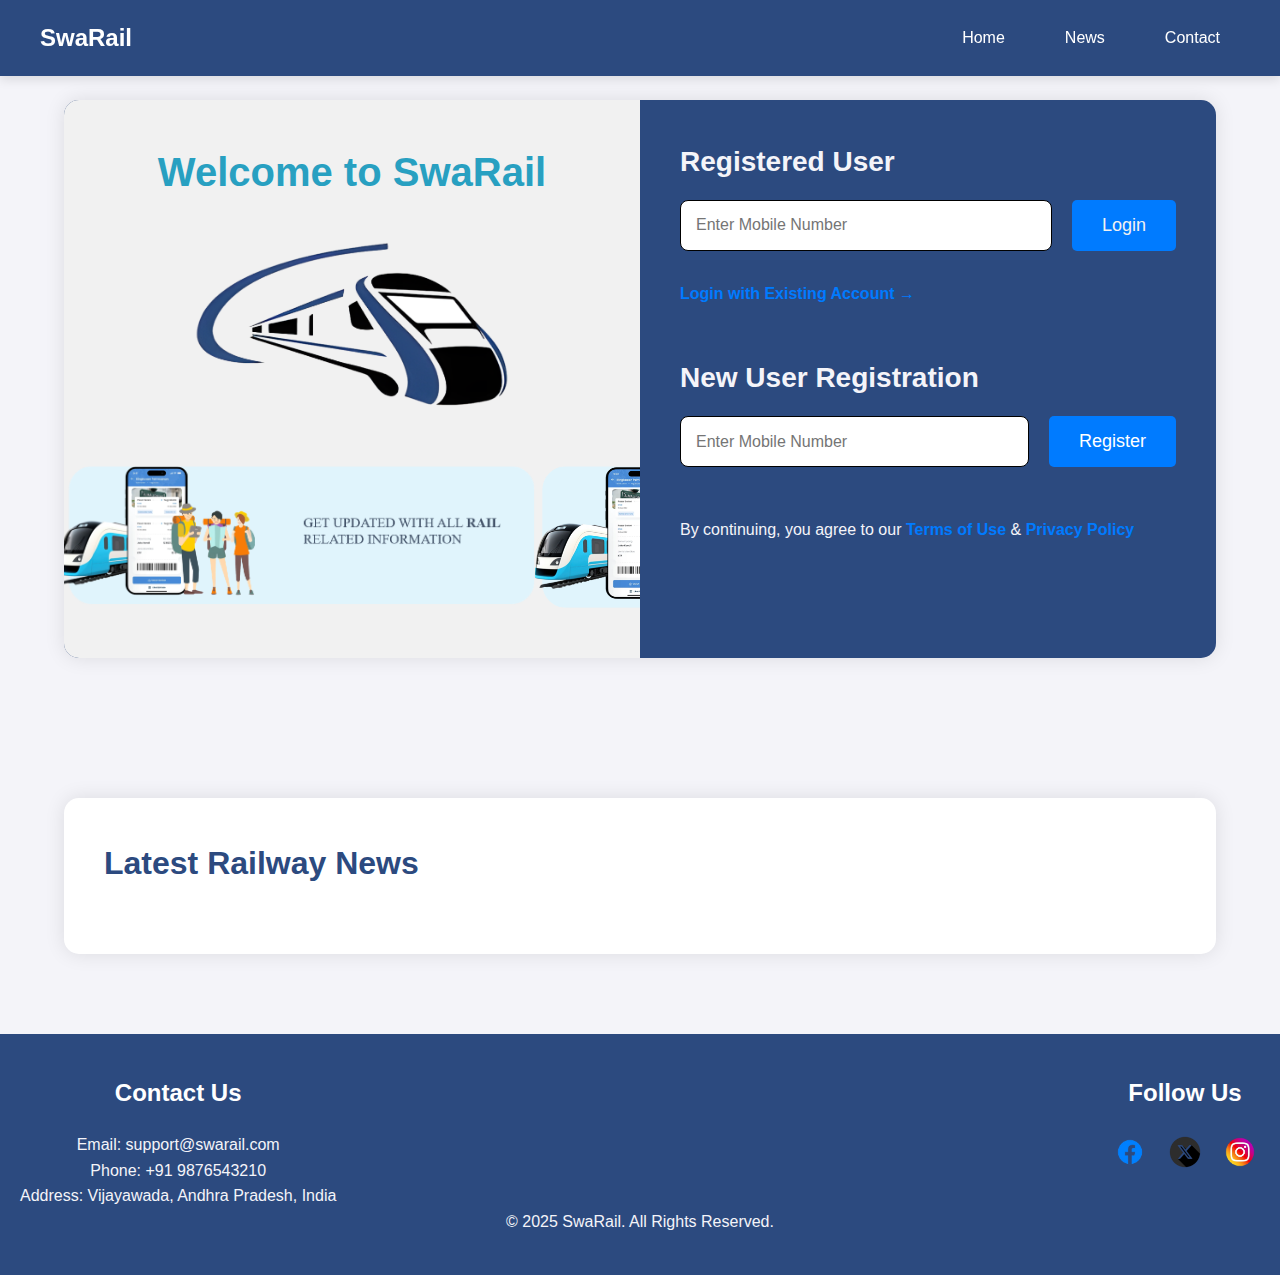
<file: index.html>
<!DOCTYPE html>
<html lang="en">
<head>
    <meta charset="UTF-8">
    <meta name="viewport" content="width=device-width, initial-scale=1.0">
    <title>SwaRail - Desktop</title>
    <link rel="stylesheet" href="./Assets/styles.css">
    <link rel="icon" type="image/x-icon" href="./Assets/favicon.ico">
    <style>
        .container {
            display: flex;
            width: 90%;
            max-width: 1300px;
            background: #2c4a7f;
            border-radius: 15px;
            box-shadow: 0 0 20px rgba(0, 0, 0, 0.1);
            overflow: hidden;  
            margin: 100px auto;  
        }
        .left-panel {
            flex: 1;
            padding: 40px;
            background: #f1f1f1;
            box-sizing: border-box;
            position: relative;
            overflow: hidden;  
        }
        .slider {
            position: relative;
            width: 100%;
            height: 138px;
            overflow: hidden;
            margin-top: 20px;
        }
        .slides {
            display: flex;
            width: 300%;
            transition: transform 0.5s ease;
        }
        .slides img {
            width: 100%;
            height: auto;
            object-fit: cover;  
        }
        .right-panel {
            flex: 1;
            padding: 40px;
            box-sizing: border-box;
        }
        .news-card {
            display: flex;
            gap: 20px;
            border: 1px solid #ddd;
            border-radius: 8px;
            margin-bottom: 15px;
            overflow: hidden;
            box-shadow: 0 4px 8px rgba(0,0,0,0.1);
        }
        .news-card img {
            width: 150px;
            height: auto;
            object-fit: cover;
        }
        .news-content {
            padding: 15px;
        }
    </style>
</head>
<body>

<div class="navbar">
    <div class="logo">SwaRail</div>
    <div class="nav-links">
        <a href="#">Home</a>
        <a href="#news-section">News</a>
        <a href="#contact">Contact</a>
    </div>
</div>

<div class="container">

    <!-- Left panel -->
    <div class="left-panel">
        <h1>Welcome to SwaRail</h1>
        <img src="./Assets/AppLogo.png" alt="SwaRail Logo">
        <div class="slider">
            <div class="slides">
                <img src="./Assets/Banner_1.png" alt="Slide 1">
                <img src="./Assets/Banner_2.png" alt="Slide 2">
                <img src="./Assets/Banner_3.png" alt="Slide 3">
            </div>
        </div>
    </div>

    <!-- Right panel -->
    <div class="right-panel">
        <div class="section">
            <h2>Registered User</h2>
            <div class="form-group">
                <input type="text" id="mobile-number" placeholder="Enter Mobile Number" autocomplete="off" 
                    oninput="validateMobile('mobile-number')" maxlength="10">
                <button class="btn">
                    <a href="./registered.html" style="text-decoration: none; color: #f1f1f1;">Login</a>
                </button>
            </div>
            <a href="./registered.html" class="link">Login with Existing Account →</a>
        </div>
        
        <div class="section">
            <h2>New User Registration</h2>
            <div class="form-group">
                <input type="text" id="reg-mob" placeholder="Enter Mobile Number" autocomplete="off" 
                    oninput="validateMobile('reg-mob')" maxlength="10">
                <button class="btn" onclick="saveReg()">Register</button>
            </div>
        </div>
        <p>By continuing, you agree to our <a href="#" class="link">Terms of Use</a> & <a href="#" class="link">Privacy Policy</a></p>
    </div>
</div>

<!-- News Section -->
<div class="news-section" id="news-section">
    <h2>Latest Railway News</h2>
    <div id="news-container"></div>
</div>

<!-- Footer -->
<footer class="footer" id="contact">
    <div class="footer-content">
        <div>
            <h3>Contact Us</h3>
            <p>Email: support@swarail.com</p>
            <p>Phone: +91 9876543210</p>
            <p>Address: Vijayawada, Andhra Pradesh, India</p>
        </div>
        <div>
            <h3>Follow Us</h3>
            <div class="social-icons">
                <a href="#"><img src="./Assets/facebook.png" alt="Facebook"></a>
                <a href="#"><img src="./Assets/twitter.png" id="twitter" alt="Twitter"></a>
                <a href="#"><img src="./Assets/instagram.png" alt="Instagram"></a>
            </div>
        </div>
    </div>
    <p>&copy; 2025 SwaRail. All Rights Reserved.</p>
</footer>

</body>

<script>
    // ✅ Mobile number validation
    function validateMobile(id) {
        const input = document.getElementById(id);
        const value = input.value.trim();
        
        // Check for 10 digits and only numeric values
        const isValid = /^\d{10}$/.test(value);

        if (value.length === 0) {
            input.setCustomValidity("Mobile number is required.");
        } else if (!isValid) {
            input.setCustomValidity("Please enter a valid 10-digit mobile number.");
        } else {
            input.setCustomValidity("");  // Clear validation message
        }
        
        input.reportValidity();
    }

    // ✅ Save mobile number for login
    function saveMobile() {
        const mobileNumber = document.getElementById("mobile-number").value;
        if (/^\d{10}$/.test(mobileNumber)) {
            localStorage.setItem("mobileNumber", mobileNumber);
        }
    }

    // ✅ Save mobile number for registration
    function saveReg() {
        const regMob = document.getElementById("reg-mob").value;

        if (!/^\d{10}$/.test(regMob)) {
            alert("Please enter a valid 10-digit mobile number.");
            return;
        }

        let storedUsers = JSON.parse(localStorage.getItem('users')) || [];

        if (!Array.isArray(storedUsers)) {
            storedUsers = [];
        }

        const existingUser = storedUsers.find(user => user.phone === regMob);

        if (existingUser) {
            alert("Existing User, Please Login!");
            return;
        }

        localStorage.setItem("reg-mob", regMob);
        window.location.href = "./signup.html";
    }
</script>

<script>
    // ✅ News fetching with error handling
    async function fetchNews() {
        const apiKey = "pub_60623c484013efef7d48f51e46589c37f9375";
        try {
            const response = await fetch(`https://newsdata.io/api/1/news?apikey=${apiKey}&q=railway%20or%20train%20or%20rail%20transport&country=in`);
            
            if (!response.ok) {
                throw new Error("Failed to fetch news.");
            }

            const data = await response.json();
            const container = document.getElementById("news-container");
            container.innerHTML = "";

            data.results.forEach(article => {
                container.innerHTML += `
                    <div class="news-card">
                        <img src="${article.image_url || './Assets/default.jpg'}" alt="News Image">
                        <div class="news-content">
                            <h3>${article.title}</h3>
                            <p>${article.description}</p>
                            <a href="${article.link}" target="_blank">Read More →</a>
                        </div>
                    </div>
                `;
            });

        } catch (error) {
            console.error("Error fetching news:", error);
        }
    }

    fetchNews();
</script>
</html>
</file>
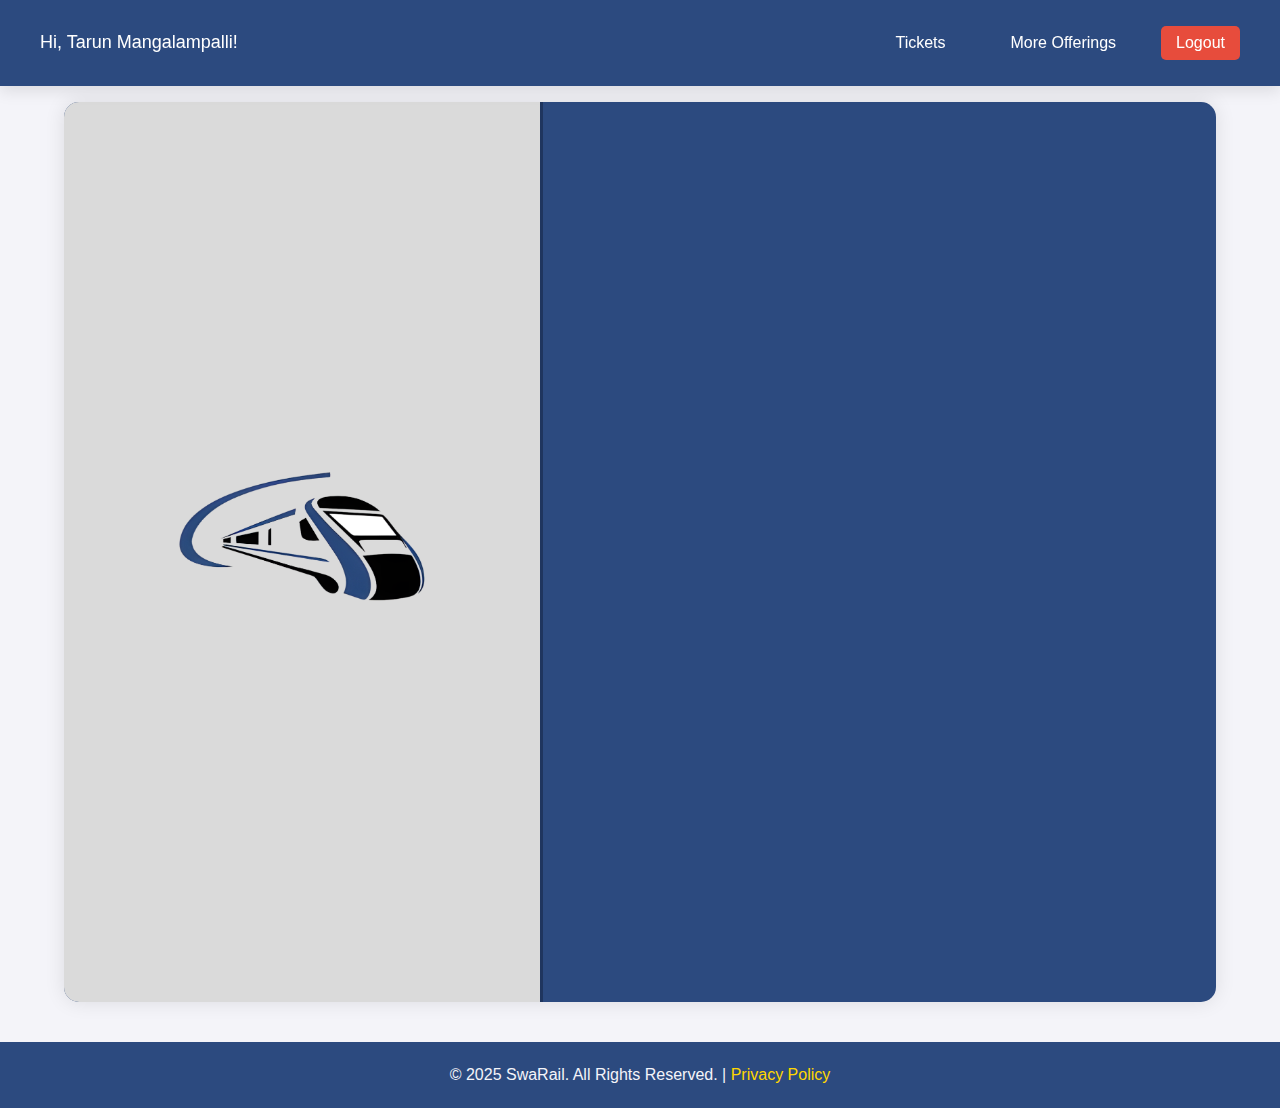
<file: main.html>
<!DOCTYPE html>
<html lang="en">
<head>
    <meta charset="UTF-8">
    <meta name="viewport" content="width=device-width, initial-scale=1.0">
    <title>SwaRail - Tickets & Offerings</title>
    <link rel="stylesheet" href="./Assets/styles.css">
    <link rel="icon" type="image/x-icon" href="./Assets/favicon.ico">
    <style>
        /* General Styling */
        body {
            font-family: 'Segoe UI', Tahoma, Geneva, Verdana, sans-serif;
            background: #f4f4f9;
            color: #333;
            margin: 0;
            padding: 0;
        }

        /* Layout */
        .container {
            display: flex;
            height: 100vh;
            margin-top: 8%;
        }

        /* Left Panel */
        .left-panel {
            width: 20%;
            background: #dadada;
            color: white;
            display: flex;
            justify-content: center;
            align-items: center;
            border-right: 3px solid #1f355e;
        }

        .left-panel img {
            max-width: 80%;
            height: auto;
        }

        /* Right Panel */
        .right-panel {
            width: 80%;
            padding: 40px;
            overflow-y: auto;
            transition: opacity 0.5s ease-in-out;
        }

        /* Navbar */
        .navbar {
            display: flex;
            justify-content: space-between;
            align-items: center;
            padding: 20px 40px;
            background: #2c4a7f;
            color: white;
            box-shadow: 0 5px 15px rgba(0, 0, 0, 0.1);
        }

        .navbar-left {
            font-size: 18px;
        }

        .navbar-right {
            display: flex;
            align-items: center;
            gap: 25px;
        }

        .navbar-right a, .logout-btn {
            text-decoration: none;
            color: white;
            font-size: 16px;
            transition: 0.3s;
            cursor: pointer;
        }

        .navbar-right a:hover, .logout-btn:hover {
            color: #ffd700;
        }

        .logout-btn {
            background: #e74c3c;
            border: none;
            padding: 8px 15px;
            border-radius: 5px;
            cursor: pointer;
            transition: 0.3s;
        }

        .logout-btn:hover {
            background: #c0392b;
        }

        /* Section Styling */
        .section {
            margin-bottom: 40px;
        }

        .section h2 {
            font-size: 28px;
            color: #2c4a7f;
        }

        .cards {
            display: flex;
            justify-content: space-between;
            gap: 20px;
            flex-wrap: wrap;
        }

        .card {
            flex: 1 1 calc(25% - 20px);
            background: #f1f1f1;
            border-radius: 12px;
            padding: 20px;
            text-align: center;
            transition: 0.3s;
            box-shadow: 0 5px 15px rgba(0, 0, 0, 0.1);
            cursor: pointer;
        }

        .card:hover {
            transform: translateY(-8px);
            background: #2c4a7f;
            color: white;
        }

        .card img {
            width: 80px;
            height: 80px;
            object-fit: cover;
            margin-bottom: 15px;
        }

        .card-title {
            font-size: 20px;
            font-weight: bold;
        }

        /* Embed Section */
        .embed-container {
            margin-top: 30px;
            width: 100%;
            height: 500px;
            border: 1px solid #ccc;
            box-shadow: 0 5px 15px rgba(0, 0, 0, 0.1);
            transition: 0.3s;
        }

        .embed-container embed {
            width: 100%;
            height: 100%;
            border-radius: 8px;
        }

        /* Footer */
        .footer {
            text-align: center;
            padding: 20px;
            background: #2c4a7f;
            color: white;
        }

        .footer a {
            color: #ffd700;
            text-decoration: none;
        }

        .footer a:hover {
            text-decoration: underline;
        }

        /* Fade-in Animation */
        .fade-in {
            opacity: 0;
        }

        .fade-in.active {
            opacity: 1;
            transition: opacity 0.5s ease-in-out;
        }

        /* Responsive Design */
        @media (max-width: 992px) {
            .cards {
                grid-template-columns: repeat(2, 1fr);
            }
        }

        @media (max-width: 600px) {
            .cards {
                grid-template-columns: 1fr;
            }
        }
    </style>
</head>
<body>

<!-- Navbar -->
<div class="navbar">
    <div class="navbar-left">
        Hi, Tarun Mangalampalli!
    </div>
    <div class="navbar-right">
        <a onclick="loadContent('tickets')">Tickets</a>
        <a onclick="loadContent('offerings')">More Offerings</a>
        <button class="logout-btn" onclick="logout()">Logout</button>
    </div>
</div>

<div class="container">

    <!-- Left Panel -->
    <div class="left-panel">
        <img src="./Assets/AppLogo.png" alt="SwaRail Logo">
    </div>

    <!-- Right Panel -->
    <div class="right-panel fade-in" id="content"></div>

</div>

<!-- Footer -->
<footer class="footer">
    <p>&copy; 2025 SwaRail. All Rights Reserved. | <a href="#">Privacy Policy</a></p>
</footer>

<script>
    const tickets = [
        { title: "Reserved", img: "./Assets/reserved.png", link: "./Embeds/Reserved.html" },
        { title: "Unreserved", img: "./Assets/unreserved.png", link: "./Embeds/Unreserved.html" },
        { title: "Platform", img: "./Assets/platform.png", link: "./Embeds/Platform.html" }
    ];

    const offerings = [
        { title: "Search Trains", img: "./Assets/search-trains.png", link: "./Embeds/TrainSearch.html" },
        { title: "PNR Status", img: "./Assets/pnr-status.png", link: "./Embeds/PNRStatus.html" },
        { title: "Coach Position", img: "./Assets/coach-position.png", link: "./Embeds/CoachPosition.html" },
        { title: "Track Your Train", img: "./Assets/track-train.png", link: "./Embeds/TrackTrain.html" },
    ];

    function loadContent(section) {
        const content = document.getElementById('content');
        content.classList.remove('active');

        setTimeout(() => {
            const data = section === 'tickets' ? tickets : offerings;
            let html = `
                <div class="section">
                    <h2>${section === 'tickets' ? 'Journey Planner' : 'More Offerings'}</h2>
                    <div class="cards">
            `;

            data.forEach(item => {
                html += `
                    <div class="card" onclick="loadEmbed('${item.link}')">
                        <img src="${item.img}" alt="${item.title}">
                        <div class="card-title">${item.title}</div>
                    </div>`;
            });

            html += `</div>
                <div class="embed-container">
                    <embed id="${section}-embed" src="" type="text/html">
                </div>
            </div>`;

            content.innerHTML = html;
            content.classList.add('active');
        }, 300);
    }

    function loadEmbed(src) {
        document.querySelector('embed').src = src;
    }

    function logout() {
        alert("Logging out...");
        window.location.href = "./index.html";
    }
</script>

</body>
</html>
</file>
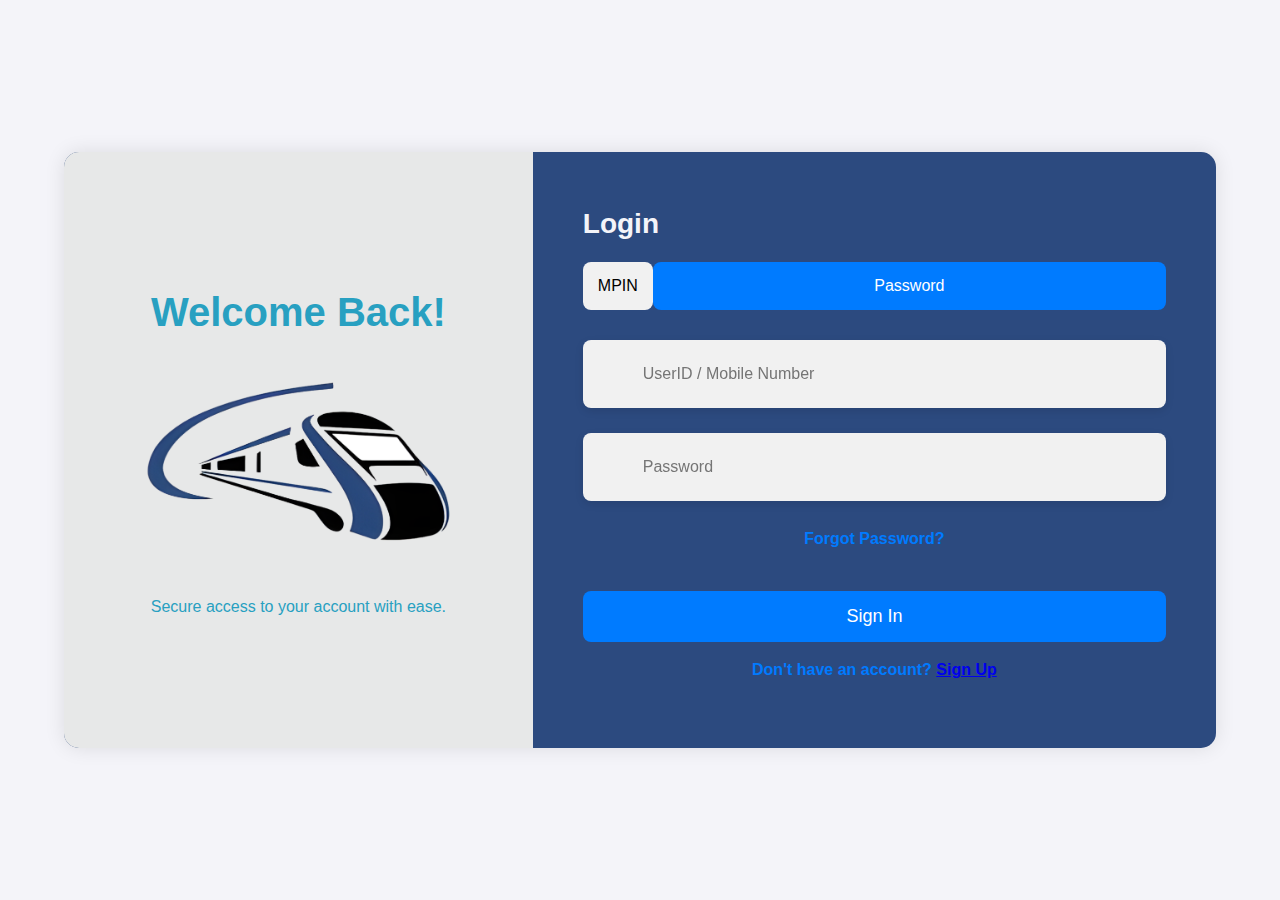
<file: password.html>
<!DOCTYPE html>
<html lang="en">
<head>
    <meta charset="UTF-8">
    <meta name="viewport" content="width=device-width, initial-scale=1.0">
    <title>Registered Users Login - Desktop</title>
    <link rel="stylesheet" href="https://cdnjs.cloudflare.com/ajax/libs/font-awesome/6.4.0/css/all.min.css" integrity="sha512-iecdLmaskl7CVkqkXNQ/ZH/XLlvWZOJyj7Yy7tcenmpD1ypASozpmFIB46ZmdtAc9eNBvH0H/ZpiBw==" crossorigin="anonymous" referrerpolicy="no-referrer" />
    <script src="https://www.google.com/recaptcha/api.js" async defer></script>
    <link rel="stylesheet" href="./Assets/styles.css">
    <link rel="icon" type="image/x-icon" href="./Assets/favicon.ico">
    <style>
        body {
            background: #f4f4f9;
            color: #333;
            display: flex;
            justify-content: center;
            align-items: center;
            min-height: 100vh;
        }
        .form-group {
            display: flex;
            align-items: center;
            background: #f1f1f1;
            padding: 15px;
            border-radius: 8px;
            margin-bottom: 25px;
            box-shadow: 0 3px 8px rgba(0, 0, 0, 0.1);
        }
        .form-group i {
            font-size: 18px;
            margin-right: 15px;
            color: #555;
        }
        .form-group input {
            width: 100%;
            border: none;
            outline: none;
            font-size: 16px;
            padding: 10px;
            background: transparent;
        }
        .btn {
            display: inline-block;
            width: 100%;
            background: #007bff;
            color: white;
            text-decoration: none;
            padding: 15px;
            font-size: 18px;
            text-align: center;
            border-radius: 8px;
            transition: 0.3s;
            border: none;
            cursor: pointer;
        }
        .btn:hover {
            background: #0056b3;
        }
        .link {
            display: block;
            margin: 15px 0;
            color: #007bff;
            text-decoration: none;
            font-weight: bold;
            text-align: center;
        }
        .link:hover {
            text-decoration: underline;
        }
        .password-toggle {
            cursor: pointer;
            margin-left: 10px;
            color: #555;
        }
        .recaptcha {
            display: flex;
            justify-content: center;
            margin: 20px;
        }
        .btn-group {
            display: flex;
            justify-content: space-between;
            margin-bottom: 30px;
        }
        .btn-group button {
            flex: 1;
            padding: 15px;
            background: #f1f1f1;
            border: none;
            font-size: 16px;
            cursor: pointer;
            transition: 0.3s;
            border-radius: 8px;
        }
        .btn-group button.active {
            background: #007bff;
            color: white;
        }
        .btn-group button:hover {
            background: #0056b3;
            color: white;
        }
        @media (max-width: 1024px) {
            .container {
                flex-direction: column;
            }
            .left-panel, .right-panel {
                padding: 40px;
            }
        }
    </style>
</head>

<body>

<div class="container">

    <!-- Left Panel -->
    <div class="left-panel">
        <h1>Welcome Back!</h1>
        <img src="./Assets/AppLogo.png" alt="SwaRail Logo">
        <p>Secure access to your account with ease.</p>
    </div>

    <!-- Right Panel -->
    <div class="right-panel">

        <h2>Login</h2>
        <div class="btn-group">
            <a href="./registered.html"><button id="mpinBtn">MPIN</button></a>
            <button id="passwordBtn" class="active">Password</button>
        </div>

        <!-- Form -->
        <form id="login-form" action="#" method="POST">

            <div class="form-group">
                <i class="fas fa-user"></i>
                <input type="text" id="mobile" placeholder="UserID / Mobile Number" 
                       oninput="validateMobile()" maxlength="10" required>
            </div>

            <div class="form-group">
                <i class="fas fa-lock"></i>
                <input id="password-field" type="password" placeholder="Password" required>
                <i class="fas fa-eye password-toggle" onclick="togglePassword()"></i>
            </div>

            <a href="#" class="link">Forgot Password?</a>

            <div class="recaptcha">
                <div class="g-recaptcha" data-sitekey="6LdsufYqAAAAAGYlvjetOLdqNoemOw3uM8-n0tjx"></div>
            </div>

            <button type="submit" class="btn">Sign In</button>
            
            <p class="link">Don't have an account? <a href="./signup.html">Sign Up</a></p>

        </form>

    </div>

</div>

<script>
    // ✅ Mobile validation (10 digits)
    function validateMobile() {
        const mobileInput = document.getElementById("mobile");
        const value = mobileInput.value.trim();
        
        if (!/^\d{10}$/.test(value)) {
            mobileInput.setCustomValidity("Please enter a valid 10-digit mobile number.");
        } else {
            mobileInput.setCustomValidity("");
        }
        mobileInput.reportValidity();
    }

    // ✅ Password visibility toggle
    function togglePassword() {
        const passwordField = document.getElementById("password-field");
        const toggleIcon = document.querySelector(".password-toggle");

        if (passwordField.type === "password") {
            passwordField.type = "text";
            toggleIcon.classList.replace("fa-eye", "fa-eye-slash");
        } else {
            passwordField.type = "password";
            toggleIcon.classList.replace("fa-eye-slash", "fa-eye");
        }
    }

    // ✅ Handle Form Submission
    document.addEventListener("DOMContentLoaded", function () {
        const form = document.getElementById("login-form");

        const mobileNumber = localStorage.getItem("mobileNumber");
        if (mobileNumber) {
            document.getElementById("mobile").value = mobileNumber;
        }

        form.addEventListener("submit", (event) => {
            event.preventDefault();

            const phone = document.getElementById("mobile").value;
            const password = document.getElementById("password-field").value;
            const recaptchaResponse = grecaptcha.getResponse();

            if (!recaptchaResponse) {
                alert("Please verify you're not a robot.");
                return;
            }

            const storedUsers = JSON.parse(localStorage.getItem("users")) || [];

            const user = storedUsers.find(user => user.phone === phone || user.userID === phone);

            if (!user) {
                alert("User not found. Please sign up.");
                return;
            }

            if (user.password === password) {
                alert("Login successful!");
                window.location.href = "./main.html";
            } else {
                alert("Invalid phone number or password.");
            }
        });
    });

</script>

</body>
</html>
</file>
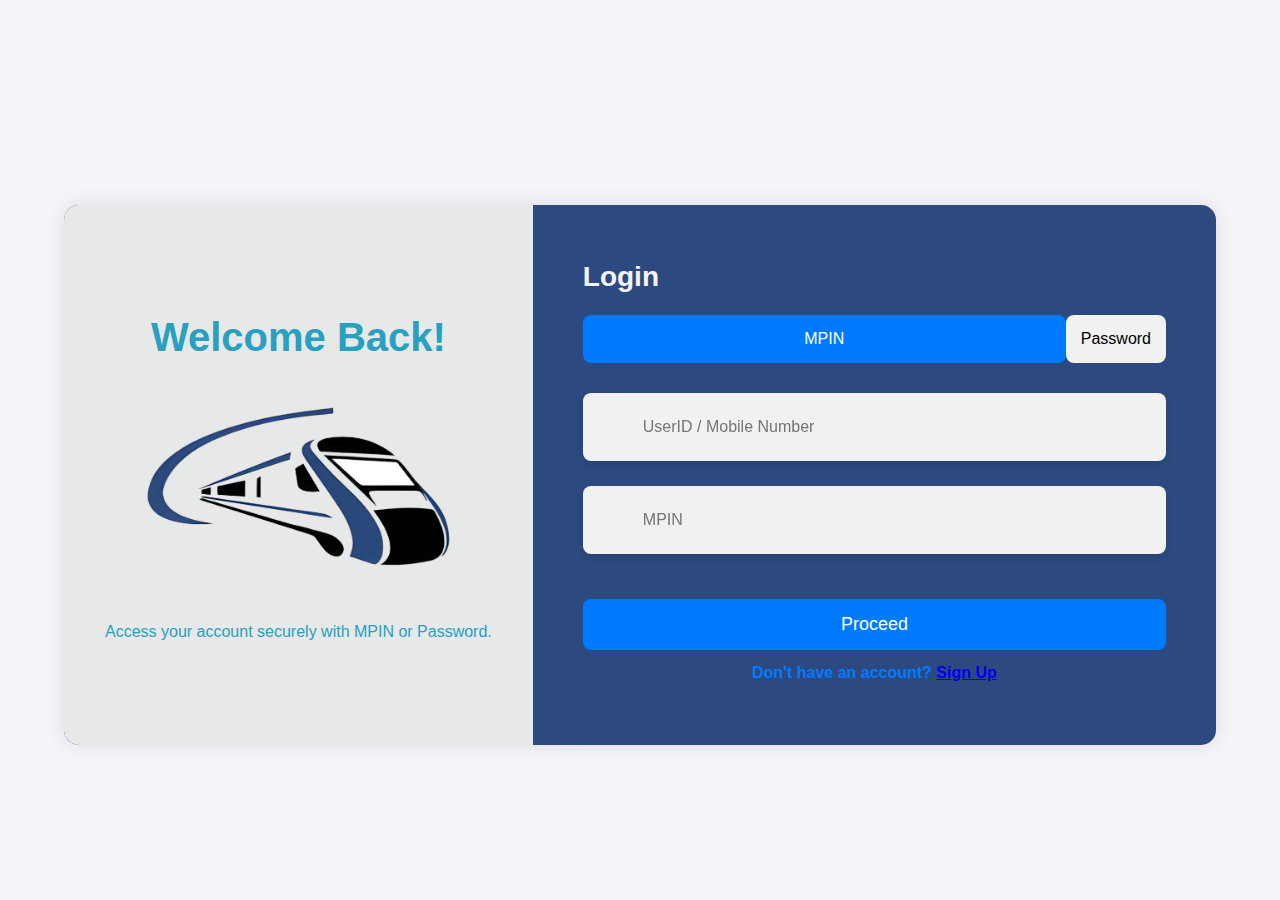
<file: registered.html>
<!DOCTYPE html>
<html lang="en">
<head>
    <meta charset="UTF-8">
    <meta name="viewport" content="width=device-width, initial-scale=1.0">
    <title>Registered Users Login - Desktop</title>
    <link rel="stylesheet" href="./Assets/styles.css">
    <link rel="stylesheet" href="https://cdnjs.cloudflare.com/ajax/libs/font-awesome/6.4.0/css/all.min.css" integrity="sha512-iecdLmaskl7CVkqkXNQ/ZH/XLlvWZOJyj7Yy7tcenmpD1ypASozpmT/E0iPtmFIB46ZmdtAc9eNBvH0H/ZpiBw==" crossorigin="anonymous" referrerpolicy="no-referrer" />
    <script src="https://www.google.com/recaptcha/api.js" async defer></script>
    <link rel="icon" type="image/x-icon" href="./Assets/favicon.ico">
    <style>
        body {
            background: #f4f4f9;
            color: #333;
            display: flex;
            justify-content: center;
            align-items: center;
            min-height: 100vh;
        }
        .form-group {
            display: flex;
            align-items: center;
            background: #f1f1f1;
            padding: 15px;
            border-radius: 8px;
            margin-bottom: 25px;
            box-shadow: 0 3px 8px rgba(0, 0, 0, 0.1);
        }
        .form-group i {
            font-size: 18px;
            margin-right: 15px;
            color: #555;
        }
        .form-group input {
            width: 100%;
            border: none;
            outline: none;
            font-size: 16px;
            padding: 10px;
            background: transparent;
        }
        .btn {
            display: inline-block;
            width: 100%;
            background: #007bff;
            color: white;
            text-decoration: none;
            padding: 15px;
            font-size: 18px;
            text-align: center;
            border-radius: 8px;
            transition: 0.3s;
            border: none;
            cursor: pointer;
        }
        .btn-group {
            display: flex;
            justify-content: space-between;
            margin-bottom: 30px;
        }
        .btn-group button {
            flex: 1;
            padding: 15px;
            background: #f1f1f1;
            border: none;
            font-size: 16px;
            cursor: pointer;
            transition: 0.3s;
            border-radius: 8px;
        }
        .btn-group button.active {
            background: #007bff;
            color: white;
        }
        .btn-group button:hover {
            background: #0056b3;
            color: white;
        }
        .recaptcha {
            display: flex;
            justify-content: center;
            margin: 20px;
        }
        @media (max-width: 1024px) {
            .container {
                flex-direction: column;
            }
            .left-panel, .right-panel {
                padding: 40px;
            }
        }
    </style>
</head>

<body>

<div class="container" style="margin-top: 50px;">

    <!-- Left Panel -->
    <div class="left-panel">
        <h1>Welcome Back!</h1>
        <img src="./Assets/AppLogo.png" alt="SwaRail Logo">
        <p>Access your account securely with MPIN or Password.</p>
    </div>

    <!-- Right Panel -->
    <div class="right-panel">

        <h2>Login</h2>

        <!-- Login Options -->
        <div class="btn-group">
            <button id="mpinBtn" class="active">MPIN</button>
            <a href="./password.html"><button id="passwordBtn">Password</button></a>
        </div>
        
        <form id="mpin-form" method="POST">

            <div class="form-group">
                <i class="fas fa-user"></i>
                <input type="text" id="mobile-number" placeholder="UserID / Mobile Number" 
                       oninput="validateMobile()" maxlength="10" required>
            </div>

            <div class="form-group">
                <i class="fas fa-key"></i>
                <input type="number" id="mp" placeholder="MPIN" maxlength="6" 
                       oninput="validateMPIN()" required>
            </div>

            <div class="recaptcha">
                <div class="g-recaptcha" data-sitekey="6LdsufYqAAAAAGYlvjetOLdqNoemOw3uM8-n0tjx"></div>
            </div>

            <button type="submit" class="btn">Proceed</button>

            <center><p class="link">Don't have an account? <a href="./signup.html">Sign Up</a></p></center>

        </form>

    </div>

</div>

<script>
    // ✅ Mobile number validation (10 digits)
    function validateMobile() {
        const mobileInput = document.getElementById("mobile-number");
        const value = mobileInput.value.trim();
        
        if (!/^\d{10}$/.test(value)) {
            mobileInput.setCustomValidity("Please enter a valid 10-digit mobile number.");
        } else {
            mobileInput.setCustomValidity("");
        }
        mobileInput.reportValidity();
    }

    // ✅ MPIN validation (6 digits)
    function validateMPIN() {
        const mpinInput = document.getElementById("mp");
        const value = mpinInput.value.trim();
        
        if (!/^\d{4}$/.test(value)) {
            mpinInput.setCustomValidity("MPIN must be exactly 6 digits.");
        } else {
            mpinInput.setCustomValidity("");
        }
        mpinInput.reportValidity();
    }

    // ✅ Handle Form Submission
    document.addEventListener("DOMContentLoaded", function () {
        const form = document.getElementById("mpin-form");

        // Autofill mobile number if stored in localStorage
        const mobileNumber = localStorage.getItem("mobileNumber");
        if (mobileNumber) {
            document.getElementById("mobile-number").value = mobileNumber;
        }

        form.addEventListener("submit", (event) => {
            event.preventDefault();

            const phone = document.getElementById("mobile-number").value;
            const mpin = document.getElementById("mp").value;
            const recaptchaResponse = grecaptcha.getResponse();

            if (!recaptchaResponse) {
                alert("Please verify you're not a robot.");
                return;
            }

            // Retrieve all users from localStorage
            const storedUsers = JSON.parse(localStorage.getItem("users")) || [];

            console.log("Stored Users:", storedUsers);

            // Check if user exists by phone or userID
            const user = storedUsers.find(user => user.phone === phone || user.userID === phone);

            if (!user) {
                alert("User not found. Please sign up.");
                return;
            }

            if (!user.mpin) {
                alert("MPIN hasn't been set. Use the password tab!");
                return;
            }

            // Validate MPIN
            if (user.mpin === mpin) {
                alert("Login successful!");
                window.location.href = "./main.html";
            } else {
                alert("Invalid phone number or MPIN.");
            }
        });
    });
</script>

</body>
</html>
</file>
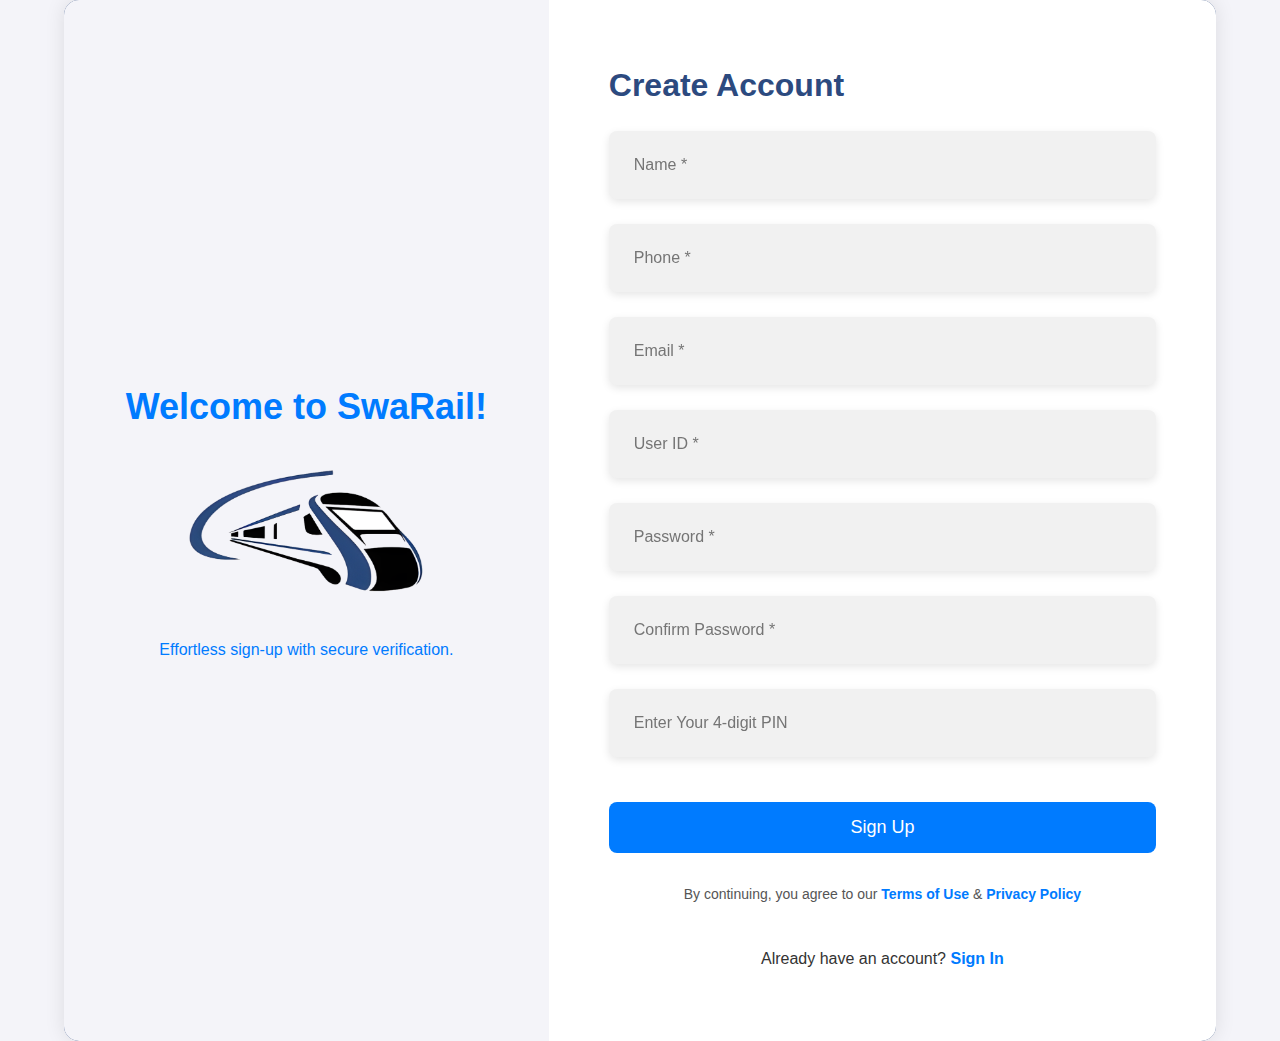
<file: signup.html>
<!DOCTYPE html>
<html lang="en">
<head>
    <meta charset="UTF-8">
    <meta name="viewport" content="width=device-width, initial-scale=1.0">
    <title>SwaRail - Sign Up</title>
    <link rel="stylesheet" href="https://cdnjs.cloudflare.com/ajax/libs/font-awesome/6.4.0/css/all.min.css" integrity="sha512-iecdLmaskl7CVkqkXNQ/ZH/XLlvWZOJyj7Yy7tcenmpD1ypASozpmFIB46ZmdtAc9eNBvH0H/ZpiBw==" crossorigin="anonymous" referrerpolicy="no-referrer" />
    <script src="https://www.google.com/recaptcha/api.js" async defer></script>
    <link rel="stylesheet" href="./Assets/styles.css">
    <link rel="icon" type="image/x-icon" href="./Assets/favicon.ico">
    <style>
        body {
            background: #f4f4f9;
            color: #333;
            display: flex;
            justify-content: center;
            align-items: center;
            min-height: 100vh;
        }
        .container {
            display: flex;
            width: 90%;
            max-width: 1200px;
            background: #2c4a7f;
            border-radius: 15px;
            box-shadow: 0 0 20px rgba(0, 0, 0, 0.1);
            overflow: hidden;
        }
        .left-panel {
            flex: 1;
            background: #f4f4f9;
            color: #007bff;
            display: flex;
            flex-direction: column;
            justify-content: center;
            align-items: center;
            padding: 60px;
            text-align: center;
        }
        .left-panel h1 {
            font-size: 36px;
            margin-bottom: 20px;
        }
        .left-panel img {
            width: 100%;
            max-width: 300px;
            margin-bottom: 20px;
        }
        .right-panel {
            flex: 1.5;
            padding: 60px;
            background: white;
        }
        h2 {
            font-size: 32px;
            margin-bottom: 20px;
            color: #2c4a7f;
        }
        .form-group {
            display: flex;
            align-items: center;
            background: #f1f1f1;
            padding: 15px;
            border-radius: 8px;
            margin-bottom: 25px;
            box-shadow: 0 3px 8px rgba(0, 0, 0, 0.1);
        }
        .form-group input {
            width: 100%;
            border: none;
            outline: none;
            font-size: 16px;
            padding: 10px;
            background: transparent;
        }
        .btn {
            display: inline-block;
            width: 100%;
            background: #007bff;
            color: white;
            text-decoration: none;
            padding: 15px;
            font-size: 18px;
            text-align: center;
            border-radius: 8px;
            transition: 0.3s;
            border: none;
            cursor: pointer;
        }
        .btn:hover {
            background: #0056b3;
        }
        .recaptcha-container {
            display: flex;
            justify-content: center;
            margin: 20px 0;
        }
        .terms {
            font-size: 14px;
            color: #555;
            text-align: center;
            margin: 20px 0;
        }
        .verify-btn {
            background: #28a745;
            color: white;
            border: none;
            padding: 10px 20px;
            font-size: 14px;
            cursor: pointer;
            transition: 0.3s;
            margin-left: 10px;
            border-radius: 5px;
        }
        .verify-btn:hover {
            background: #218838;
        }

        @media (max-width: 1024px) {
            .container {
                flex-direction: column;
            }
            .left-panel, .right-panel {
                padding: 40px;
            }
        }
    </style>
</head>

<body>

<div class="container">

    <!-- Left Panel -->
    <div class="left-panel">
        <h1>Welcome to SwaRail!</h1>
        <img src="./Assets/AppLogo.png" alt="SwaRail Logo">
        <p>Effortless sign-up with secure verification.</p>
    </div>

    <!-- Right Panel -->
    <div class="right-panel">
        <h2>Create Account</h2>

        <form id="signup-form" action="#" method="POST">

            <div class="form-group">
                <input type="text" id="name" placeholder="Name *" required autocomplete="off">
            </div>

            <div class="form-group">
                <input type="tel" id="phone" placeholder="Phone *" required maxlength="10" oninput="validatePhone()">
            </div>

            <div class="form-group">
                <input type="email" id="email" placeholder="Email *" required oninput="validateEmail()">
            </div>

            <div class="form-group">
                <input type="text" id="userID" placeholder="User ID *" required>
            </div>

            <div class="form-group">
                <input type="password" id="password" placeholder="Password *" required oninput="validatePassword()">
            </div>

            <div class="form-group">
                <input type="password" id="confirmPassword" placeholder="Confirm Password *" required oninput="validateConfirmPassword()">
            </div>

            <div class="form-group">
                <input type="number" id="MPIN" placeholder="Enter Your 4-digit PIN" required oninput="validateMPIN()" maxlength="4">
            </div>

            <!-- reCAPTCHA -->
            <div class="recaptcha-container">
                <div class="g-recaptcha" data-sitekey="6LdsufYqAAAAAGYlvjetOLdqNoemOw3uM8-n0tjx"></div>
            </div>

            <button type="submit" class="btn">Sign Up</button>

            <p class="terms">By continuing, you agree to our 
                <a href="#" class="link">Terms of Use</a> & 
                <a href="#" class="link">Privacy Policy</a>
            </p>

            <center>
                <p>Already have an account? 
                    <a href="./registered.html" class="link">Sign In</a>
                </p>
            </center>

        </form>
    </div>
</div>

<script>
   document.getElementById('signup-form').addEventListener('submit', function (event) {
    event.preventDefault();

    const name = document.getElementById('name');
    const phone = document.getElementById('phone');
    const email = document.getElementById('email');
    const userID = document.getElementById('userID');
    const password = document.getElementById('password');
    const confirmPassword = document.getElementById('confirmPassword');
    const mpin = document.getElementById('MPIN');

    let isValid = true;

    // Name Validation (Required, Min Length: 3)
    if (name.value.trim().length < 3) {
        name.setCustomValidity("Name must be at least 3 characters long.");
        isValid = false;
    } else {
        name.setCustomValidity("");
    }

    // Phone Number Validation (10 digits)
    if (!/^\d{10}$/.test(phone.value)) {
        phone.setCustomValidity("Enter a valid 10-digit phone number.");
        isValid = false;
    } else {
        phone.setCustomValidity("");
    }

    // Email Validation (Basic Format)
    if (!/^[\w.-]+@[a-zA-Z\d.-]+\.[a-zA-Z]{2,}$/.test(email.value)) {
        email.setCustomValidity("Enter a valid email address.");
        isValid = false;
    } else {
        email.setCustomValidity("");
    }

    // User ID Validation (Min Length: 5)
    if (userID.value.trim().length < 5) {
        userID.setCustomValidity("User ID must be at least 5 characters long.");
        isValid = false;
    } else {
        userID.setCustomValidity("");
    }

    // Password Strength Validation
    const strongPassword = /^(?=.*[a-z])(?=.*[A-Z])(?=.*\d)(?=.*[@$!%*?&])[A-Za-z\d@$!%*?&]{12,}$/;
    if (!strongPassword.test(password.value)) {
        password.setCustomValidity("Password must be at least 12 characters, include uppercase, lowercase, a number, and a special character.");
        isValid = false;
    } else {
        password.setCustomValidity("");
    }

    // Confirm Password Match
    if (password.value !== confirmPassword.value) {
        confirmPassword.setCustomValidity("Passwords do not match.");
        isValid = false;
    } else {
        confirmPassword.setCustomValidity("");
    }

    // MPIN Validation (4-digit PIN)
    if (!/^\d{4}$/.test(mpin.value)) {
        mpin.setCustomValidity("MPIN must be a 4-digit number.");
        isValid = false;
    } else {
        mpin.setCustomValidity("");
    }

    // Show validation errors
    if (!isValid) {
        name.reportValidity();
        phone.reportValidity();
        email.reportValidity();
        userID.reportValidity();
        password.reportValidity();
        confirmPassword.reportValidity();
        mpin.reportValidity();
        return;
    }
    // Check for duplicate phone number or user ID
    const storedUsers = JSON.parse(localStorage.getItem('users')) || [];
    if (storedUsers.some(user => user.phone === phone.value)) {
        phone.setCustomValidity("Phone number already exists. Please log in or use a different number.");
        phone.reportValidity();
        return;
    }

    if (storedUsers.some(user => user.userID === userID.value)) {
        userID.setCustomValidity("User ID already taken!");
        userID.reportValidity();
        return;
    }
    else{
        userID.setCustomValidity("");
        userID.reportValidity();
    }
    // Save user data
    const userData = {
        name: name.value.trim(),
        phone: phone.value,
        email: email.value.trim(),
        userID: userID.value.trim(),
        password: password.value,
        mpin: mpin.value
    };

    storedUsers.push(userData);
    localStorage.setItem('users', JSON.stringify(storedUsers));

    alert('Account created successfully!');
    window.location.href = "./registered.html";
});

// Autofill phone number if stored in localStorage
const storedPhone = localStorage.getItem("reg-mob");
if (storedPhone) {
    document.getElementById("phone").value = storedPhone;
}

// Password Toggle Function
function togglePassword() {
    const passwordField = document.getElementById("password");
    const toggleIcon = document.querySelector(".password-toggle");

    if (passwordField.type === "password") {
        passwordField.type = "text";
        toggleIcon.classList.replace("fa-eye", "fa-eye-slash");
    } else {
        passwordField.type = "password";
        toggleIcon.classList.replace("fa-eye-slash", "fa-eye");
    }
}

</script>

</body>
</html>
</file>
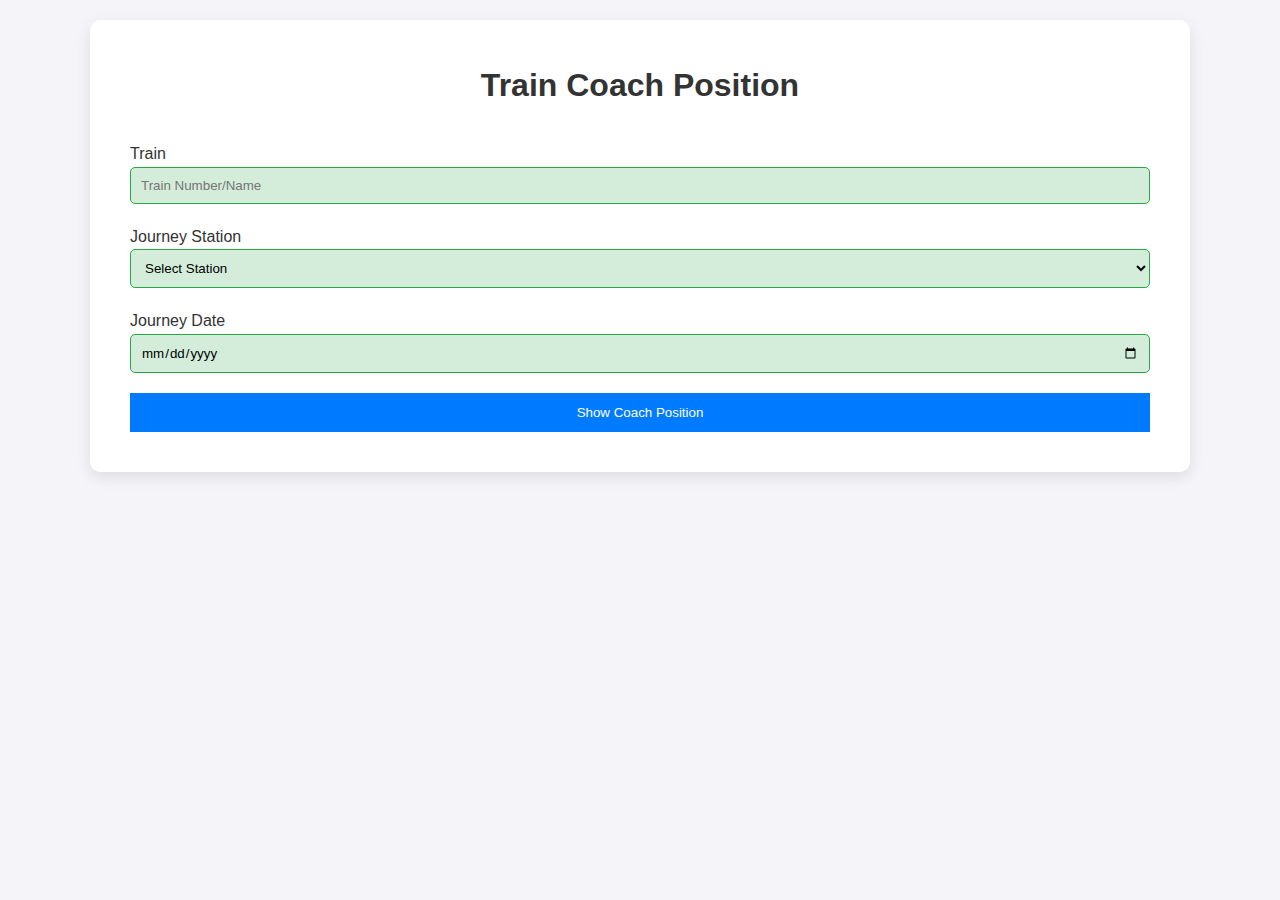
<file: Embeds/CoachPosition.html>
<!DOCTYPE html>
<html lang="en">
<head>
    <meta charset="UTF-8">
    <meta name="viewport" content="width=device-width, initial-scale=1.0">
    <title>Train Coach Position</title>
    <link rel="stylesheet" href="styles.css">
</head>
<body>

<div class="container">
    <h1>Train Coach Position</h1>

    <div class="form-container">
        <label>Train</label>
        <input type="text" placeholder="Train Number/Name" />

        <label>Journey Station</label>
        <select>
            <option>Select Station</option>
            <option>Vijayawada</option>
            <option>Hyderabad</option>
        </select>

        <label>Journey Date</label>
        <input type="date" />

        <button>Show Coach Position</button>
    </div>


</div>

</body>
</html>
</file>
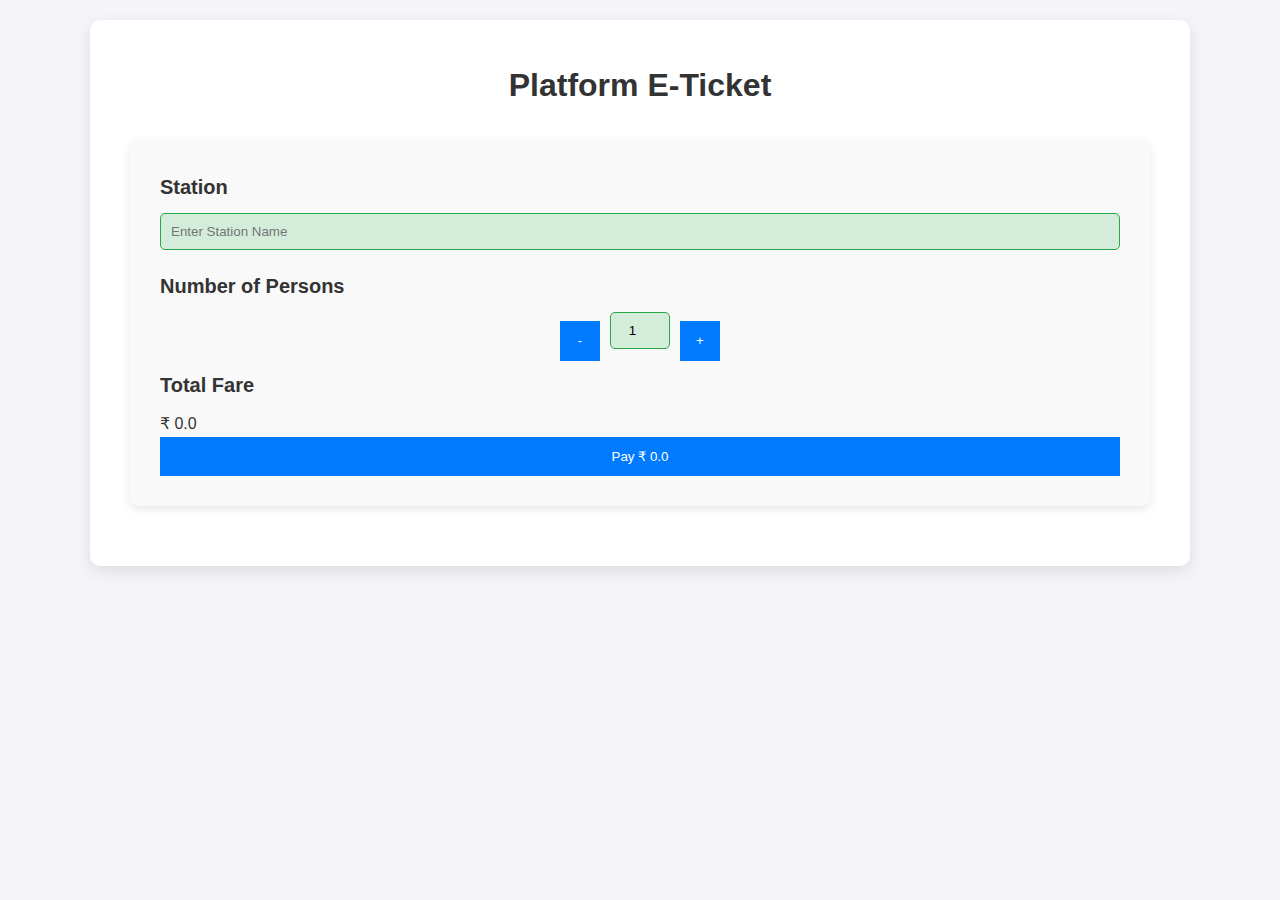
<file: Embeds/platform.html>
<!DOCTYPE html>
<html lang="en">
<head>
    <meta charset="UTF-8">
    <meta name="viewport" content="width=device-width, initial-scale=1.0">
    <title>Platform E-Ticket</title>
    <link rel="stylesheet" href="styles.css">
</head>
<body>

<div class="container">
    <h1>Platform E-Ticket</h1>
    <div class="card">
        <h2>Station</h2>
        <input type="text" placeholder="Enter Station Name">

        <h2>Number of Persons</h2>
        <div class="counter">
            <button>-</button>
            <input type="number" value="1" min="1">
            <button>+</button>
        </div>

        <h2>Total Fare</h2>
        <p>₹ 0.0</p>

        <button>Pay ₹ 0.0</button>
    </div>
</div>

</body>
</html>
</file>
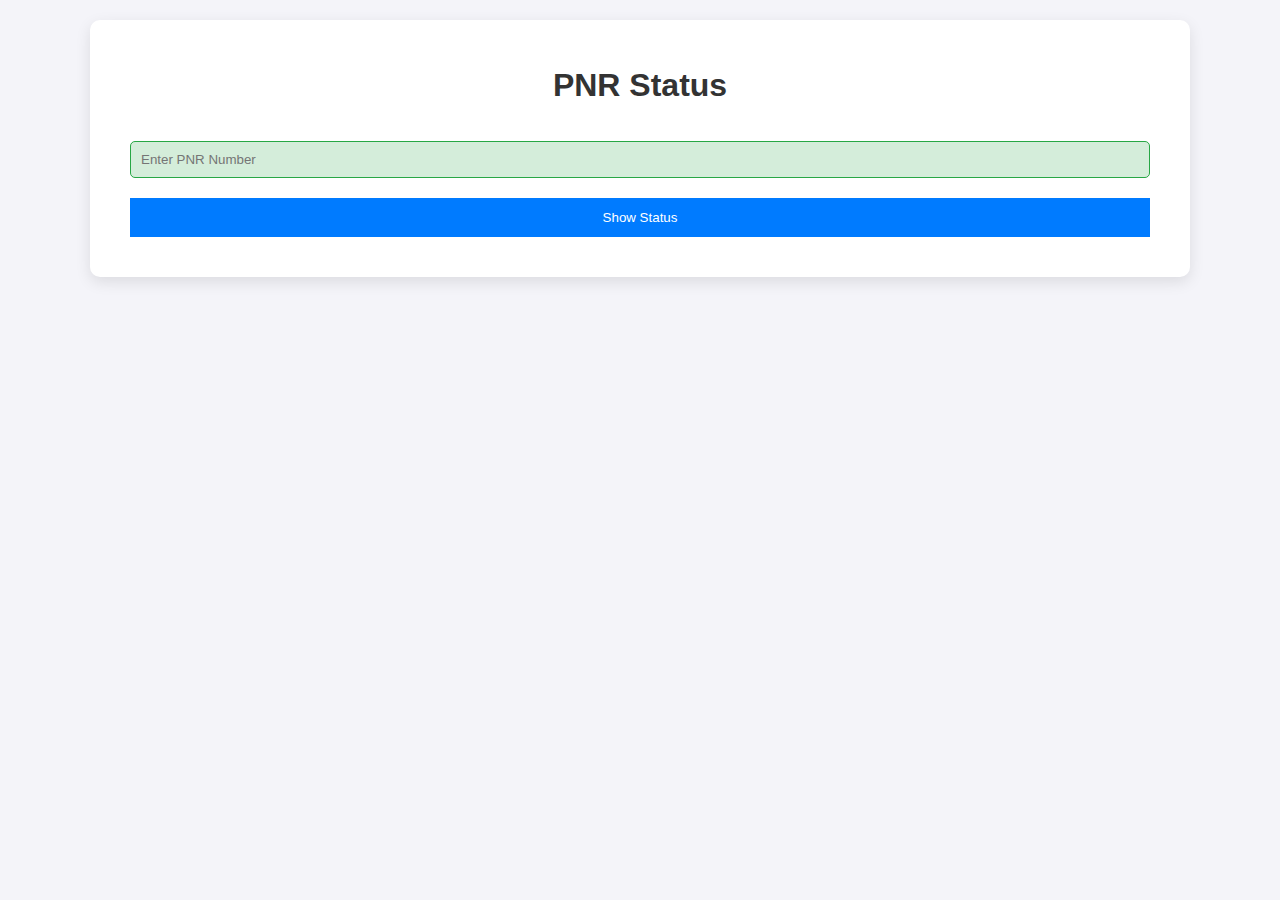
<file: Embeds/PNRStatus.html>
<!DOCTYPE html>
<html lang="en">
<head>
    <meta charset="UTF-8">
    <meta name="viewport" content="width=device-width, initial-scale=1.0">
    <title>PNR Status</title>
    <link rel="stylesheet" href="styles.css">
</head>
<body>

<div class="container">
    <h1>PNR Status</h1>

    <div class="input-container">
        <input type="text" placeholder="Enter PNR Number" />
        <button>Show Status</button>
    </div>
</div>

</body>
</html>
</file>
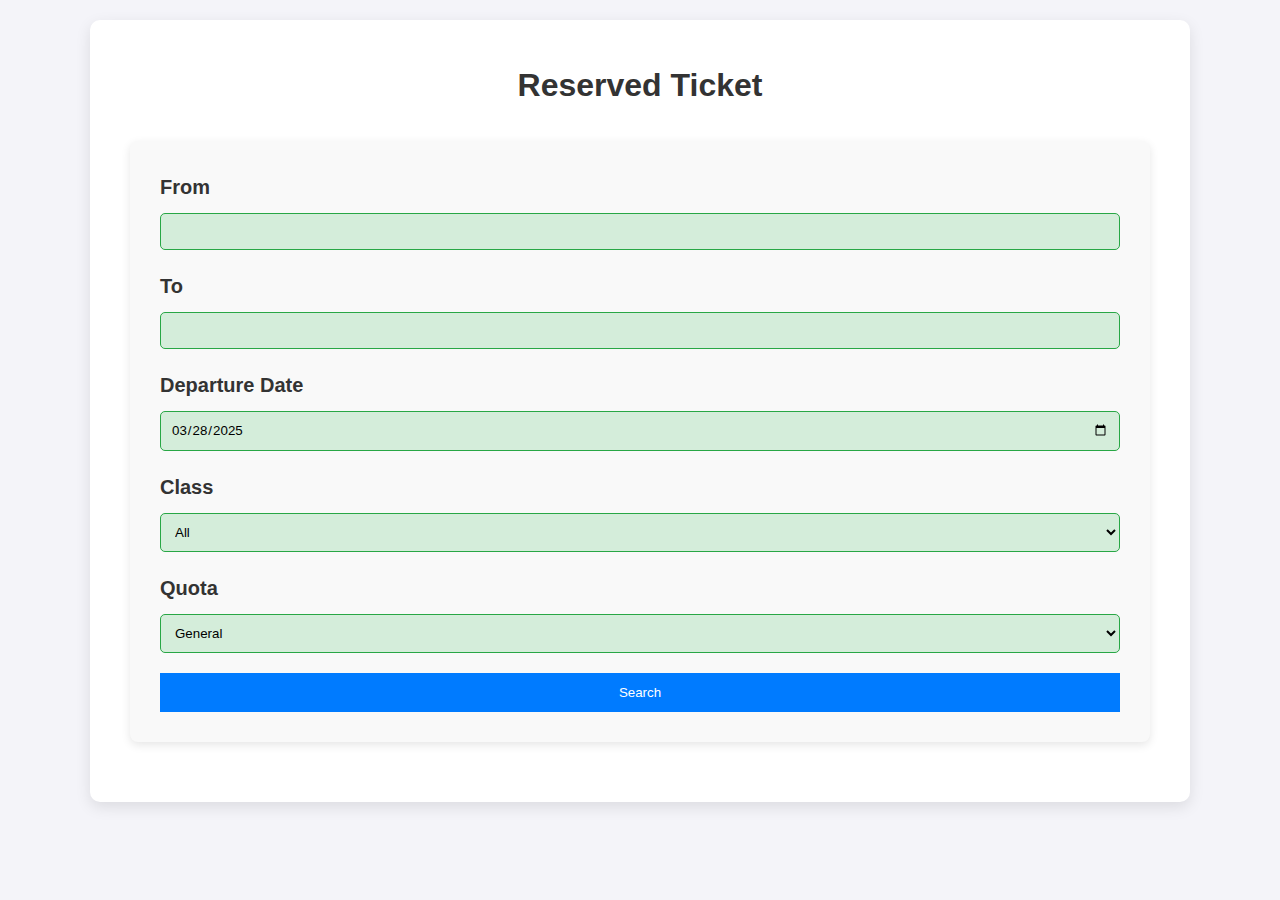
<file: Embeds/Reserved.html>
<!DOCTYPE html>
<html lang="en">
<head>
    <meta charset="UTF-8">
    <meta name="viewport" content="width=device-width, initial-scale=1.0">
    <title>Reserved Ticket</title>
    <link rel="stylesheet" href="styles.css">
</head>
<body>

<div class="container">
    <h1>Reserved Ticket</h1>
    <div class="card">
        <h2>From</h2>
        <input type="text" placeholder="">

        <h2>To</h2>
        <input type="text" placeholder="">

        <h2>Departure Date</h2>
        <input type="date" value="2025-03-28">

        <h2>Class</h2>
        <select>
            <option>All</option>
            <option>1A</option>
            <option>2A</option>
            <option>3A</option>
            <option>SL</option>
        </select>

        <h2>Quota</h2>
        <select>
            <option>General</option>
            <option>Tatkal</option>
            <option>Premium Tatkal</option>
        </select>

        <button>Search</button>
    </div>
</div>

</body>
</html>
</file>
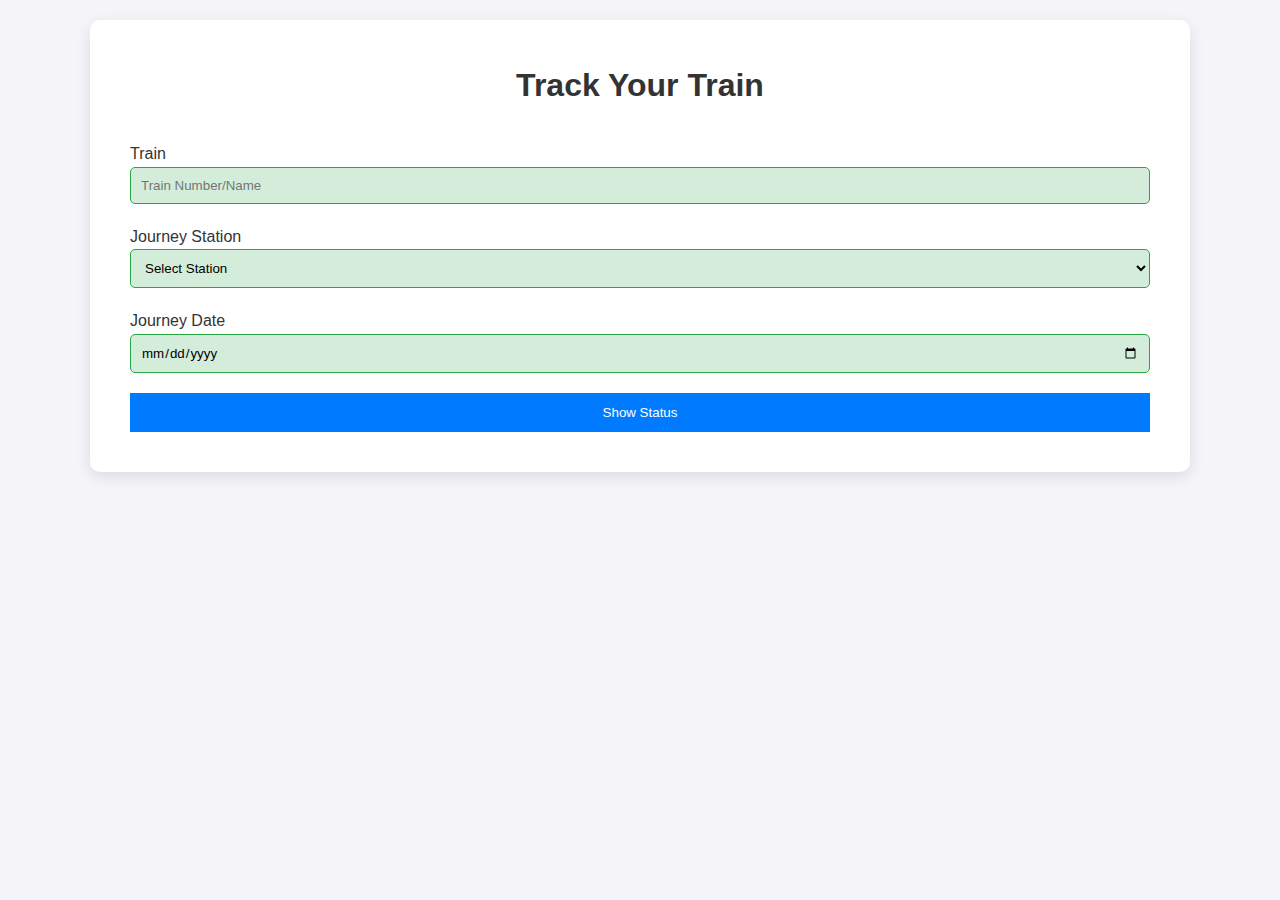
<file: Embeds/TrackTrain.html>
<!DOCTYPE html>
<html lang="en">
<head>
    <meta charset="UTF-8">
    <meta name="viewport" content="width=device-width, initial-scale=1.0">
    <title>Track Your Train</title>
    <link rel="stylesheet" href="styles.css">
</head>
<body>

<div class="container">
    <h1>Track Your Train</h1>

    <div class="form-container">
        <label>Train</label>
        <input type="text" placeholder="Train Number/Name" />

        <label>Journey Station</label>
        <select>
            <option>Select Station</option>
            <option>Vijayawada</option>
            <option>Hyderabad</option>
        </select>

        <label>Journey Date</label>
        <input type="date" />

        <button>Show Status</button>
    </div>


</div>

</body>
</html>
</file>
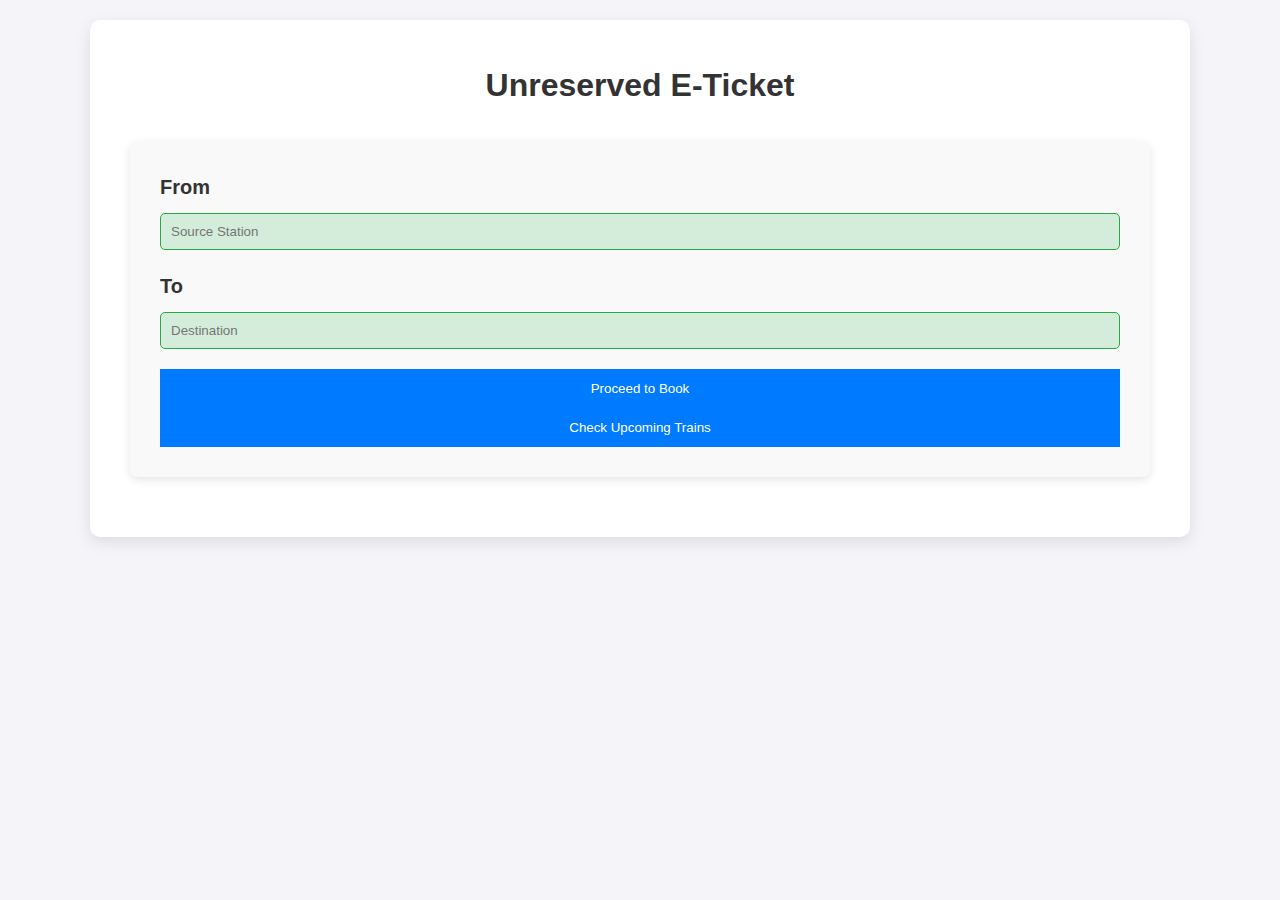
<file: Embeds/Unreserved.html>
<!DOCTYPE html>
<html lang="en">
<head>
    <meta charset="UTF-8">
    <meta name="viewport" content="width=device-width, initial-scale=1.0">
    <title>Unreserved E-Ticket</title>
    <link rel="stylesheet" href="styles.css">
</head>
<body>

<div class="container">
    <h1>Unreserved E-Ticket</h1>
    <div class="card">

        <h2>From</h2>
        <input type="text" placeholder="Source Station">

        <h2>To</h2>
        <input type="text" placeholder="Destination">

        <div class="btn-group">
            <button>Proceed to Book</button>
            <button>Check Upcoming Trains</button>
        </div>
    </div>
</div>

</body>
</html>
</file>
<file: Assets/styles.css>
* {
    box-sizing: border-box;
    margin: 0;
    padding: 0;
    font-family: Arial, sans-serif;
}
body {
    background: #f4f4f9;
    color: #f4f4f9;
    line-height: 1.6;
    min-height: 100vh;
    display: flex;
    flex-direction: column;
    align-items: center;
    margin: 0;
}
.navbar {
    width: 100%;
    background: #2c4a7f;
    color: #fff;
    display: flex;
    justify-content: space-between;
    align-items: center;
    padding: 15px 40px;
    box-shadow: 0 4px 10px rgba(0, 0, 0, 0.1);
    position: fixed;
    top: 0;
    z-index: 1000;
}
.navbar a {
    color: #fff;
    text-decoration: none;
    padding: 10px 20px;
    transition: 0.3s;
}
.navbar a:hover {
    background: #0056b3;
    border-radius: 5px;
}
.navbar .logo {
    font-size: 24px;
    font-weight: bold;
}
.navbar .nav-links {
    display: flex;
    gap: 20px;
}
.navbar .btn {
    background: #007bff;
    color: white;
    border: none;
    padding: 10px 25px;
    border-radius: 5px;
    cursor: pointer;
    transition: 0.3s;
}
.navbar .btn:hover {
    background: #0056b3;
}
.container {
    display: flex;
    width: 90%;
    max-width: 1200px;
    background: #2c4a7f;
    border-radius: 15px;
    box-shadow: 0 0 20px rgba(0, 0, 0, 0.1);
    overflow: hidden;
}
.left-panel {
    flex: 1;
    background: #e7e8e8;
    color: rgb(40, 160, 193);
    display: flex;
    flex-direction: column;
    justify-content: center;
    align-items: center;
    padding: 40px;
    text-align: center;
}
.left-panel h1 {
    font-size: 40px;
    margin-bottom: 20px;
}
.left-panel img {
    width: 100%;
    max-width: 400px;
    margin-bottom: 20px;
}
.right-panel {
    flex: 1.5;
    padding: 50px;
}
.section {
    margin-bottom: 40px;
}
h2 {
    font-size: 28px;
    color: #f4f4f9;
    margin-bottom: 15px;
}
 /* Removes the input number type arrows */
 input::-webkit-outer-spin-button,input::-webkit-inner-spin-button {
    -webkit-appearance: none;
    margin: 0;
}
.form-group {
    display: flex;
    gap: 20px;
    margin-bottom: 20px;
}
.form-group input {
    width: 100%;
    padding: 15px;
    border: 1px solid #ccc;
    border-radius: 8px;
    font-size: 16px;
}
.btn {
    display: inline-block;
    background: #007bff;
    color: white;
    text-decoration: none;
    padding: 15px 30px;
    font-size: 18px;
    border-radius: 5px;
    transition: 0.3s;
    border: none;
    cursor: pointer;
}
.btn:hover {
    background: #0056b3;
}
.link {
    display: inline-block;
    margin: 10px 0;
    color: #007bff;
    text-decoration: none;
    font-weight: bold;
}
.link:hover {
    text-decoration: underline;
}
.input-group__input {
    width: 100%;
    padding: 10px 15px;
    border: 2px solid #ccc;
    border-radius: 5px;
    transition: 0.3s;
}

.input-group__input:focus {
    border-color: var(--color-valid);
    outline: none;
}

.input-group__error {
    color: var(--color-invalid);
    display: none;
    font-size: 0.8rem;
    margin-top: 5px;
}
input:valid {
    border-color: var(--color-valid);
}

@keyframes error-shake {
    0%, 100% { transform: translateX(0); }
    20%, 60% { transform: translateX(-5px); }
    40%, 80% { transform: translateX(5px); }
}

input:invalid {
    border-color: var(--color-invalid);
    animation: error-shake 0.4s cubic-bezier(.36,.07,.19,.97) both;
    transform: translate3d(0, 0, 0);
    backface-visibility: hidden;
    perspective: 1000px;
}

.slider {
    display: flex;
    overflow: hidden;
    border-radius: 10px;
    width: 100%;
    max-width: 1023px; 
    height: 302px; 
    position: relative;
    transform: scale(1.2);
}

.slides {
    display: flex;
    width: 100%; 
    animation: slide 8s infinite alternate ease-in-out;
}

.slides img {
    flex-shrink: 0;
    width: 100%;
    height: 100%;
    object-fit: contain;
    border-radius: 10px;
}
.news-section {
    width: 90%;
    max-width: 1300px;
    background: #fff;
    border-radius: 15px;
    box-shadow: 0 0 20px rgba(0, 0, 0, 0.1);
    margin: 40px 0;  
    padding: 40px;
    color: #2c4a7f;
}
.news-section h2 {
    font-size: 32px;
    margin-bottom: 25px;
    color: #2c4a7f;
}
.news-card {
    display: flex;
    align-items: center;
    gap: 20px;
    margin-bottom: 30px;
    padding: 20px;
    border: 1px solid #ccc;
    border-radius: 10px;
    transition: 0.3s;
    box-shadow: 0 3px 8px rgba(0, 0, 0, 0.1);
}
.news-card:hover {
    transform: scale(1.02);
}
.news-card img {
    width: 150px;
    height: 100px;
    object-fit: cover;
    border-radius: 10px;
}
.news-content {
    flex: 1;
}
.news-content h3 {
    font-size: 20px;
    margin-bottom: 10px;
    color: #007bff;
}
.news-content p {
    font-size: 16px;
    color: #555;
}
.news-content a {
    color: #007bff;
    text-decoration: none;
}
.news-content a:hover {
    text-decoration: underline;
}
.footer {
    width: 100%;
    background: #2c4a7f;
    color: #fff;
    padding: 40px 20px;
    text-align: center;
    margin-top: 40px;
}
.footer-content {
    display: flex;
    justify-content: space-between;
    max-width: 1300px;
    margin: 0 auto;
    flex-wrap: wrap;
}
.footer h3 {
    font-size: 24px;
    margin-bottom: 20px;
}
.footer p, .footer a {
    font-size: 16px;
    color: #f4f4f9;
    text-decoration: none;
}
.footer a:hover {
    color: #007bff;
}
.footer .social-icons {
    display: flex;
    gap: 15px;
    justify-content: center;
    margin-top: 20px;
}
.footer .social-icons img {
    width: 40px;
    height: 40px;
    transition: 0.3s;
}
.footer .social-icons img:hover {
    transform: scale(1.1);
}
#twitter{
    scale : 0.8;
}
@keyframes slide {
    0% { transform: translateX(0); }
    50% { transform: translateX(-100%); }
    100% { transform: translateX(-200%); }
}

@media (max-width: 1024px) {
    .container {
        flex-direction: column;
    }
    .left-panel, .right-panel {
        padding: 30px;
    }
    .left-panel img {
        max-width: 300px;
    }
}
</file>
<file: Embeds/styles.css>
/* General Styles */
* {
    box-sizing: border-box;
    margin: 0;
    padding: 0;
    font-family: Arial, sans-serif;
}

body {
    background: #f4f4f9;
    color: #333;
    line-height: 1.6;
    padding: 20px;
}

.container {
    max-width: 1100px;
    margin: 0 auto;
    background: white;
    padding: 40px;
    box-shadow: 0 5px 15px rgba(0, 0, 0, 0.1);
    border-radius: 10px;
}

h1 {
    text-align: center;
    margin-bottom: 30px;
}

.card {
    padding: 30px;
    background: #f9f9f9;
    border-radius: 8px;
    box-shadow: 0 3px 10px rgba(0, 0, 0, 0.1);
    margin-bottom: 20px;
}

h2 {
    font-size: 20px;
    margin-bottom: 10px;
}

input, select {
    width: 100%;
    padding: 10px;
    margin-bottom: 20px;
    border: 1px solid #ccc;
    border-radius: 5px;
}

button {
    width: 100%;
    padding: 12px;
    background: #007bff;
    color: white;
    border: none;
    cursor: pointer;
    transition: 0.3s;
}

button:hover {
    background: #0056b3;
}

/* Tab styles */
.tab-container {
    display: flex;
    justify-content: space-between;
}

.tab-btn {
    flex: 1;
    padding: 12px;
    border: none;
    background: #007bff;
    color: white;
    cursor: pointer;
    transition: 0.3s;
}

.tab-btn:hover {
    background: #0056b3;
}

.tab-btn.active {
    background: #0056b3;
}

/* Counter Style */
.counter {
    display: flex;
    justify-content: center;
    align-items: center;
    gap: 10px;
}

.counter button {
    width: 40px;
    height: 40px;
    background: #007bff;
    color: white;
    border: none;
    cursor: pointer;
    transition: 0.3s;
}

.counter button:hover {
    background: #0056b3;
}

.counter input {
    width: 60px;
    text-align: center;
}
/* Form Validation */
input:invalid, select:invalid {
    border: 1px solid #dc3545;
    background: #f8d7da;
}

input:valid, select:valid {
    border: 1px solid #28a745;
    background: #d4edda;
}

/* Input with Icon */
.input-group {
    position: relative;
}

.input-group i {
    position: absolute;
    right: 15px;
    top: 50%;
    transform: translateY(-50%);
    color: #888;
    font-size: 18px;
    pointer-events: none;
}

.input-group input {
    padding-right: 40px;
}

/* Button Animation */
button:active {
    transform: scale(0.98);
    box-shadow: 0 2px 8px rgba(0, 0, 0, 0.2);
}

/* Recent Searches */
.recent-searches {
    margin-top: 30px;
}

.recent-searches h3 {
    font-size: 22px;
    color: #2c4a7f;
    margin-bottom: 15px;
}

.search-item {
    background: #e1f5fe;
    padding: 15px 25px;
    margin-bottom: 15px;
    border-radius: 8px;
    display: flex;
    justify-content: space-between;
    align-items: center;
    font-size: 18px;
    color: #333;
    transition: 0.3s;
    box-shadow: 0 3px 8px rgba(0, 0, 0, 0.1);
}

.search-item:hover {
    background: #cfe8fc;
    cursor: pointer;
    transform: translateY(-3px);
}

.search-item .train-number {
    font-weight: bold;
    color: #007bff;
}

/* Arrow Icon */
.search-item .arrow {
    color: #007bff;
    font-size: 20px;
}

/* Train Info Card */
.train-info {
    display: flex;
    justify-content: space-between;
    align-items: center;
    padding: 20px;
    background: #f4f4f9;
    border: 1px solid #ccc;
    border-radius: 8px;
    transition: 0.3s;
}

.train-info:hover {
    box-shadow: 0 4px 12px rgba(0, 0, 0, 0.1);
}

/* Coach Details */
.coach-position {
    display: flex;
    flex-wrap: wrap;
    gap: 20px;
    margin-top: 20px;
}

.coach-card {
    flex: 1;
    min-width: 280px;
    background: #ffffff;
    border: 1px solid #ccc;
    border-radius: 8px;
    padding: 20px;
    box-shadow: 0 3px 8px rgba(0, 0, 0, 0.1);
    transition: 0.3s;
}

.coach-card:hover {
    transform: translateY(-5px);
    box-shadow: 0 6px 15px rgba(0, 0, 0, 0.2);
}

.coach-card h3 {
    font-size: 20px;
    color: #2c4a7f;
    margin-bottom: 10px;
}

/* Pagination */
.pagination {
    display: flex;
    justify-content: center;
    margin: 30px 0;
}

.pagination a {
    color: #007bff;
    padding: 10px 20px;
    text-decoration: none;
    border: 1px solid #007bff;
    margin: 0 5px;
    border-radius: 5px;
    transition: 0.3s;
}

.pagination a:hover {
    background: #007bff;
    color: #fff;
}

/* Footer */
.footer {
    background: #007bff;
    color: white;
    text-align: center;
    padding: 20px;
    font-size: 14px;
}

.footer a {
    color: #f8f9fa;
    text-decoration: none;
}

.footer a:hover {
    text-decoration: underline;
}

/* Responsive Design */
@media screen and (max-width: 992px) {
    .container {
        width: 90%;
        padding: 30px;
    }

    .recent-searches {
        flex-direction: column;
    }

    .search-item {
        flex-direction: column;
        align-items: flex-start;
    }
}

@media screen and (max-width: 576px) {
    .container {
        width: 100%;
        padding: 20px;
    }

    .search-item {
        padding: 12px;
    }

    .pagination a {
        padding: 8px 15px;
    }
}
</file>
